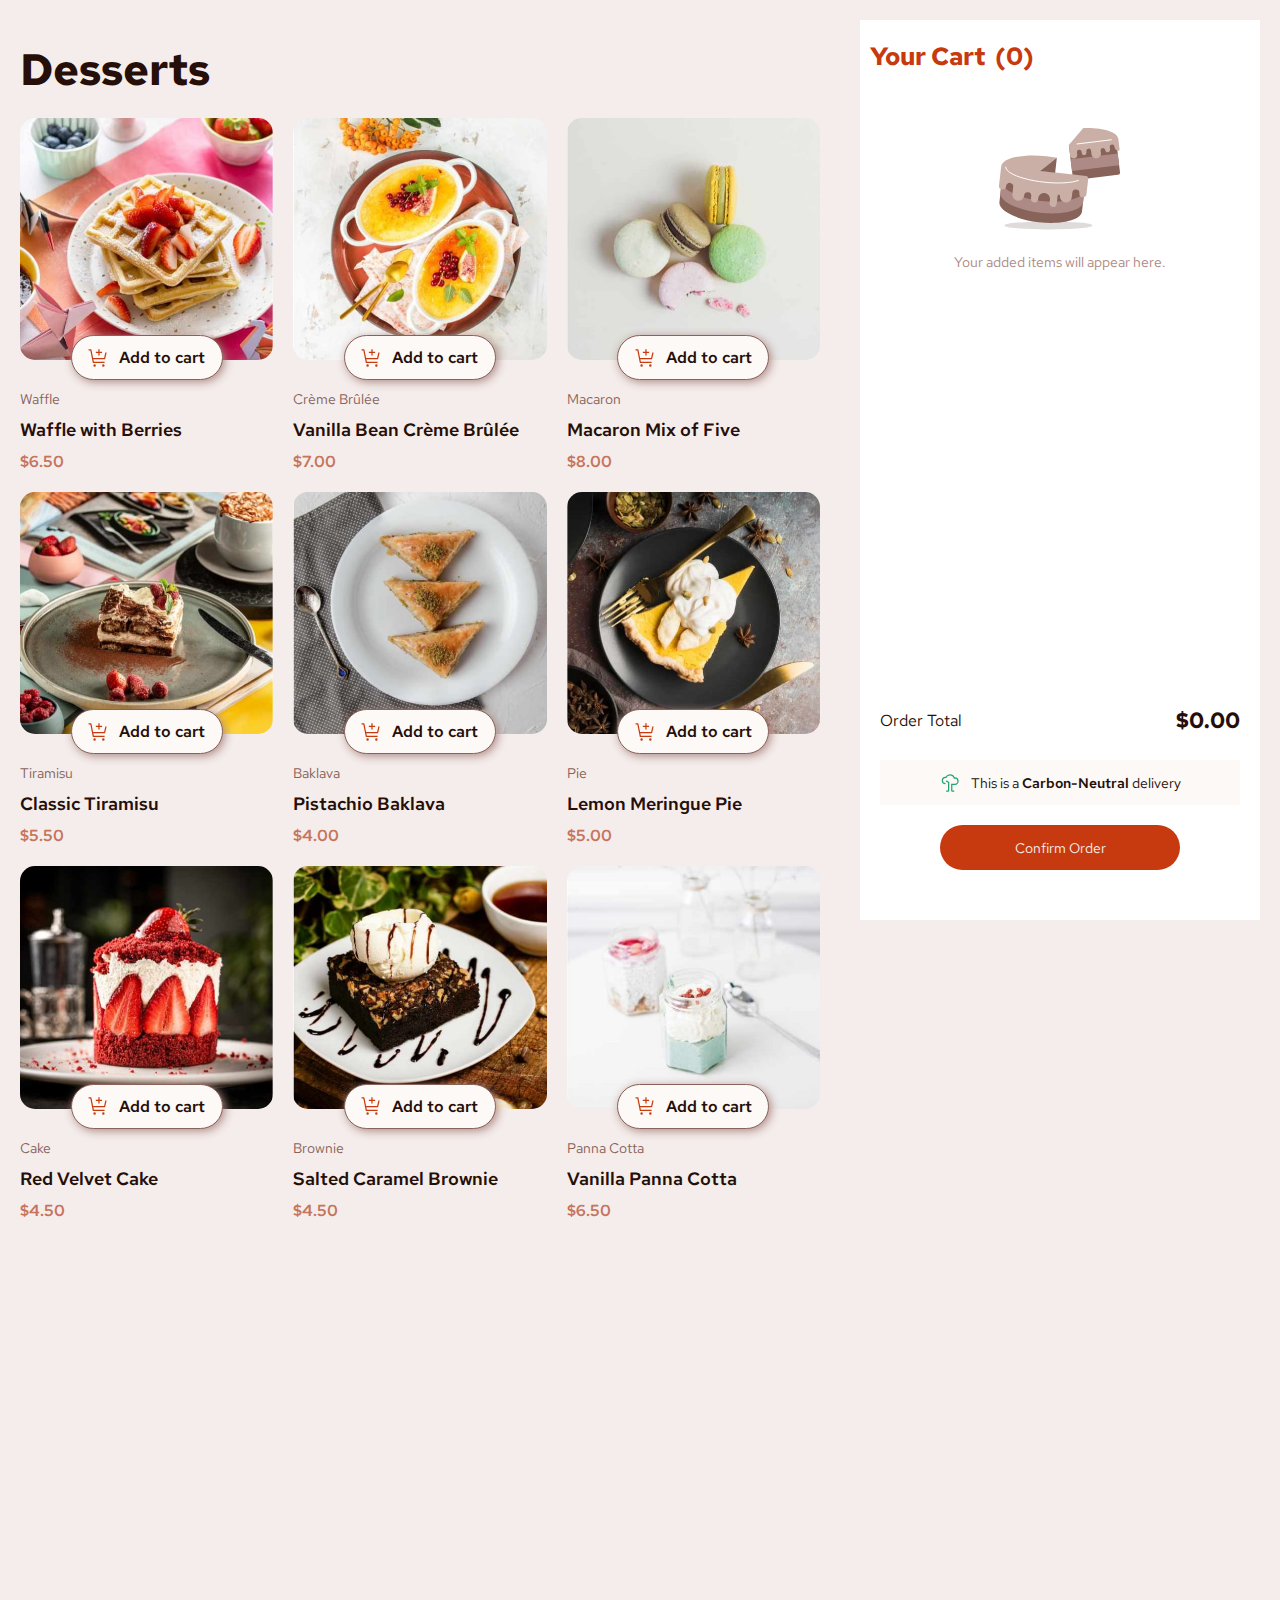
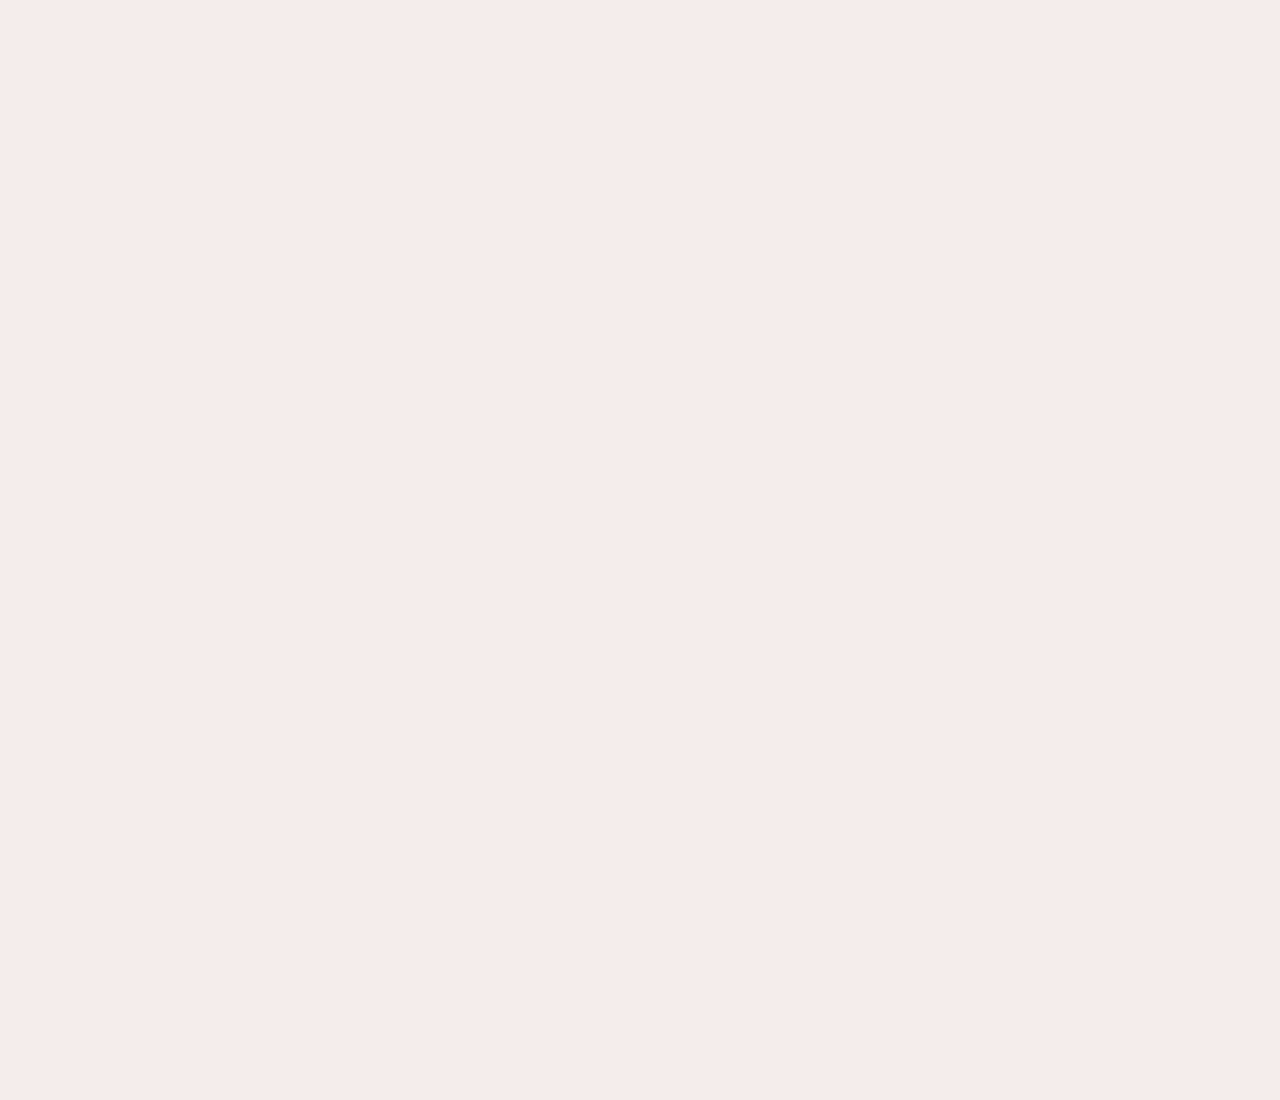
<file: desserts-cart/index.html>
<!DOCTYPE html>
<html lang="en">

<head>
  <meta charset="UTF-8">
  <meta name="viewport" content="width=device-width, initial-scale=1.0">
  <!-- 
  -- #PRIMARY META TAGS
   -->
  <title>Desserts</title>
  <meta name="title" content="Desserts">
  <meta name="description" content="This is a Product List Design -- Using HTML CSS & JavaScript">

  <!-- 
  -- #CUSTOM CSS LINK
   -->
  <link rel="stylesheet" href="./assets/css/style.css">

  <!-- 
  -- #GOOGLE FONT LINK
   -->
  <link rel="preconnect" href="https://fonts.googleapis.com">
  <link rel="preconnect" href="https://fonts.gstatic.com" crossorigin>
  <link href="https://fonts.googleapis.com/css2?family=Red+Hat+Text:ital,wght@0,300..700;1,300..700&display=swap"
    rel="stylesheet">

  <!-- 
    -- #CUSTOM JS LINK
     -->
  <script src="./assets/js/main.js" defer></script>

</head>

<body>


  <!-- MAIN -->

  <main>
    <article class="container hero__container">

      <!-- PRODUCT SECTION -->

      <section class="product" aria-label="product">
        <h1 class="section_title">Desserts</h1>

        <ul class="product_list" id="ProductList" data-product-list>


          <li class="product_card">

            <div class="card_banner">
              <figure class="img_holder" style="--width:502px; --height:480px;">
                <img src="./assets/images/image-waffle-desktop.jpg" width="502" height="480" alt="Waffle with Berries"
                  class="img_cover responsive_image">
              </figure>
              <button class="add_to_cart">
                <img src="./assets/images/icon-add-to-cart.svg" alt="" class="cart_icon">
                <span>Add to cart</span>
              </button>
            </div>


            <div class="card_content">
              <h2 class="category_name">Waffle</h2>
              <h1 class="card_title">Waffle with Berries</h1>
              <div class="card_price">$6.50</div>
            </div>

          </li>

        </ul>

      </section>

      <section class="cart">

        <h1 class="cart_title" data-cart-title>Your Cart <span class="count_quantity">(0)</span></h1>

        <ul class="cart_list" id="cartList" data-cart-list>
          <div class="empty_cart" style="display: flex;">
            <img src="./assets/images/illustration-empty-cart.svg" alt="">
            <span>Your added items will appear here.</span>
          </div>

        </ul>

        <div class="cart_bottom">

          <div class="bottom_wrapper">
            <div class="total_price-box">
              <h3>Order Total</h3>
              <h1 class="total_price" id="totalPrice">$0.00</h1>
            </div>
            <div class="delivery_text">
              <img src="./assets/images/icon-carbon-neutral.svg" alt="">
              <p>This is a <span style="color: var(--rose-900);"> Carbon-Neutral</span> delivery</p>
            </div>
          </div>
          <button class="comfirmed_btn">Confirm Order</button>
        </div>

      </section>

    </article>
  </main>

</body>

</html>
</file>
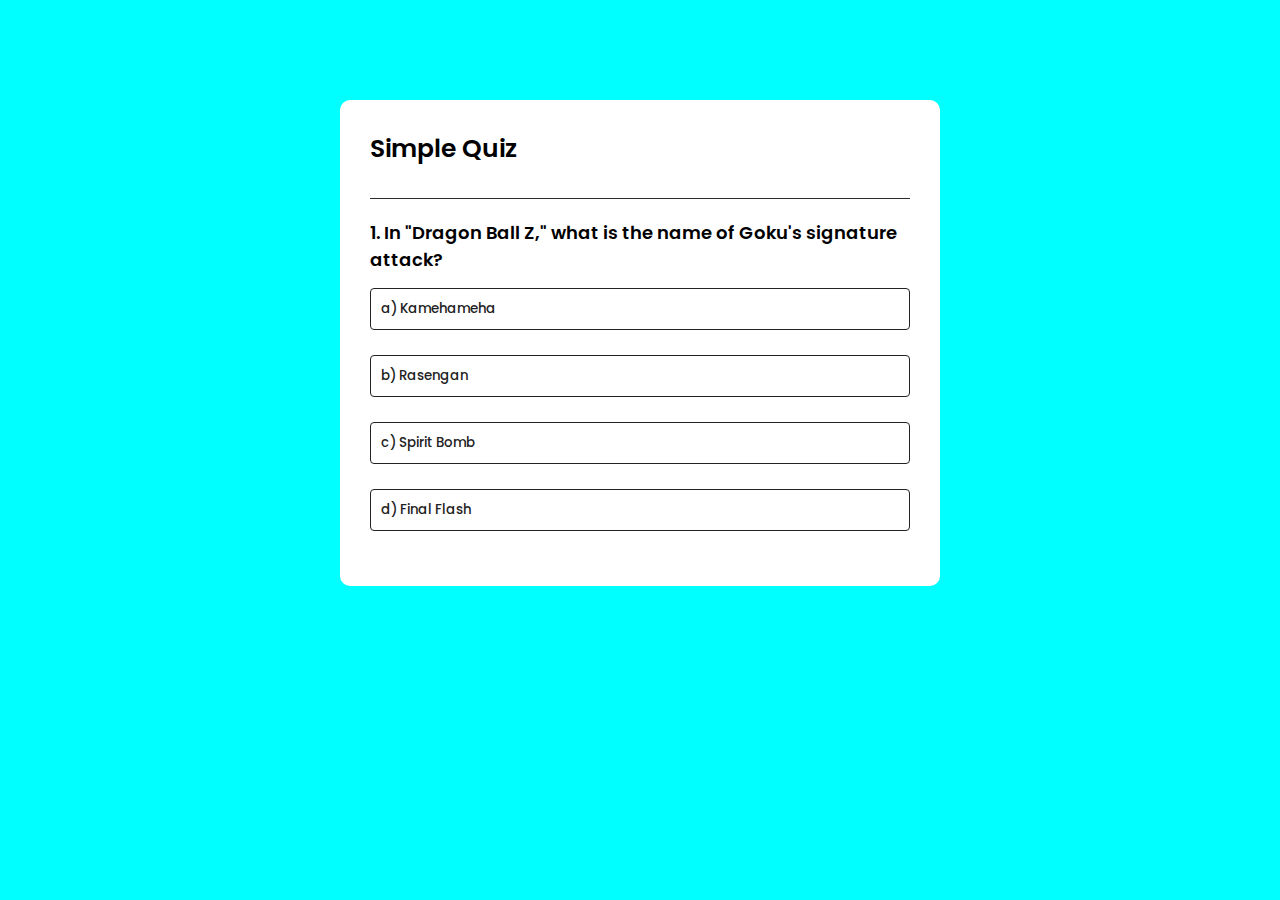
<file: quiz-app/index.html>
<!DOCTYPE html>
<html lang="en">
  <head>
    <meta charset="UTF-8" />
    <meta name="viewport" content="width=device-width, initial-scale=1.0" />
    <title>quiz app</title>
    <link rel="stylesheet" href="style.css" />
    <script src="main.js" defer="true"></script>
  </head>
  <body>
    <div class="quiz-app">
      <h1>Simple Quiz</h1>
      <div class="quiz">
        <h2 id="question">Question goen here</h2>
        <div id="answer-buttons">
          <button class="btn">taks 1</button>
          <button class="btn">task 2</button>
          <button class="btn">task 3</button>
          <button class="btn">task 4</button>
        </div>
        <button id="next-btn">Next</button>
      </div>
    </div>
  </body>
</html>
</file>
<file: desserts-cart/assets/css/style.css>
/* ========================= *\
    #STYLE.CSS
\* ========================= */



/* ========================= *\
    #CUSTOM PROPERTY
\* ========================= */

:root {

    /* COLORS */

    --red: hsl(14, 86%, 42%);
    --green: hsl(159, 69%, 38%);

    --Rose-50: hsl(20, 50%, 98%);
    --Rose-100: hsl(13, 31%, 94%);
    --Rose-300: hsl(14, 25%, 72%);
    --Rose-400: hsl(7, 20%, 60%);
    --Rose-500: hsl(12, 20%, 44%);
    --Rose-900: hsl(14, 65%, 9%);

    /* 
    ** TYPOGRAPHY
     */

    /* fontFamily */
    --ff-red-hat-text: "Red Hat Text", sans-serif;

    /* fontSize */
    --fontSize-1: 1rem;
    --fontSize-2: .9rem;
    --fontSize-3: .7rem;

    /* fontWeight */
    --fw-400: 400;
    --fw-600: 600;
    --fw-700: 700;
}


/* ========================= *\
    #RESET
\* ========================= */

*,
*::after,
*::before {
    margin: 0;
    padding: 0;
    box-sizing: border-box;
}

li {
    list-style: none;
}

a,
img,
span,
button,
select,
input {
    display: block;
}

img {
    height: auto;
}

button,
input {
    background-color: transparent;
    border: none;
    outline: none;
    font: inherit;
}

select {
    appearance: none;
}

a {
    text-decoration: none;
    color: inherit;
}

select {
    border: none;
}

button {
    cursor: pointer;
}

input,
select {
    width: 100%;
    font: inherit;
}

address {
    font-style: normal;
}

h1,
h2,
h3 {
    font: inherit;
    color: inherit;
}

html {
    scroll-behavior: smooth;
    font-size: 100%;
    font-family: var(--ff-red-hat-text);
}

body {
    background-color: var(--Rose-100);
    color: var(--Rose-900);
    overflow: hidden;
    font-size: 14px;
    font-weight: var(--fw-400);
    font-family: var(--ff-red-hat-text);
    height: 300vh;
}

body.loaded {
    overflow-y: auto;
}

/* SCROLLBAR STYLE */
::-webkit-scrollbar {
    width: 8px;
}

::-webkit-scrollbar-thumb {
    background-color: var(--Rose-500);
    border-radius: 8px;
}

::-webkit-scrollbar-track {
    background-color: var(--Rose-300);
}

::-webkit-scrollbar-thumb:hover {
    background-color: var(--Rose-900);
    cursor: pointer;
}

.container {
    padding-inline: 16px;
}


.img_holder {
    aspect-ratio: var(--width) / var(--height);
    width: calc(100%);
    background-color: var(--Rose-100);
    border-radius: 15px;
    overflow: hidden;
    display: block;
}

.img_holder .img_cover {
    width: 100%;
    height: 100%;
    object-fit: cover;
    display: block;
    transition: 500ms;
}

.img_holder .img_cover:is(:hover, :focus-within) {
    scale: 1.02;
}

.img_holder.active {
    border: 2px solid #A45234;
}

/* ========================= *\
    #PRODUCT SECTION
\* ========================= */
.hero__container {
    display: grid;
    gap: 50px;
}



.section_title {
    font-size: 44px;
    font-family: var(--ff-red-hat-text);
    font-weight: var(--fw-700);
    margin-block: 20px;
}


.card_banner {
    position: relative;
}

.add_to_cart {
    width: 100%;
    max-width: 60%;
    height: 45px;
    border-radius: 200px;
    background-color: var(--Rose-50);
    border: 1px solid var(--Rose-500);
    box-shadow: 2px 2px 10px var(--Rose-400);
    display: flex;
    align-items: center;
    justify-content: center;
    gap: 10px;
    position: absolute;
    bottom: -20px;
    left: 50%;
    transform: translateX(-50%);
    white-space: nowrap;
}

.add_to_cart span {
    font-size: 16px;
    font-weight: var(--fw-600);
    color: var(--Rose-900);
}

.card_content {
    padding-block-start: 30px;
    cursor: default;
}

.category_name {
    color: var(--Rose-500);
    padding-block-end: 10px;
}

.card_title {
    font-size: 18px;
    color: var(--Rose-900);
    font-weight: var(--fw-600);
    padding-block-end: 10px;
    cursor: pointer;
    transition: 400ms;
}

.card_title:hover {
    color: var(--Rose-500);
}

.card_price {
    color: #C6745C;
    font-weight: var(--fw-600);
    font-size: 16px;
}

.quantity_selector {
    background-color: var(--red);
    padding-inline: 20px;
    font-size: 18px;
    display: flex;
    align-items: center;
    justify-content: center;
    border: none;
}

.quantityInput {
    width: 40px;
    text-align: center;
    font-size: 1rem;
    border-radius: 5px;
    color: var(--Rose-100);
    pointer-events: none;
}

.quantity_btn {
    border: 1px solid var(--Rose-50);
    color: var(--Rose-100);
    height: 20px;
    width: 20px;
    display: inline-flex;
    align-items: center;
    justify-content: center;
    border-radius: 50%;
    font-size: 20px;

}

.quantity_btn:nth-child(1) {
    padding-bottom: 4px;
}

/* ========================= *\
    #CART TAB SECTION
\* ========================= */
.cart {
    width: 100%;
    height: 100vh;
    background-color: white;
    display: flex;
    flex-direction: column;
}

.cart_title {
    display: flex;
    align-items: center;
    justify-content: flex-start;
    font-size: 25px;
    font-weight: var(--fw-700);
    color: var(--red);
    gap: 10px;
    padding-block: 20px;
    padding-inline-start: 10px;

}

.empty_cart {
    width: 100%;
    min-height: 200px;
    display: flex;
    align-items: center;
    justify-content: center;
    flex-direction: column;
    gap: 10px;
}

.empty_cart span {
    color: var(--Rose-400);
}

.comfirmed_btn {
    width: 100%;
    height: 45px;
    max-width: 60%;
    background-color: var(--red);
    color: var(--Rose-100);
    border-radius: 200px;
    display: flex;
    align-items: center;
    justify-content: center;
    margin-inline: auto;
    margin-block-end: 30px;
}


.cart_bottom {
    margin-block-start: auto;
    margin-block-end: 20px;
}

.cart_bottom .bottom_wrapper {
    padding-inline: 20px;
}

.total_price-box {
    width: 100%;
    display: flex;
    align-items: center;
    justify-content: space-between;
    height: 40px;
    background-color: white;
}

.total_price-box h3 {
    font-size: 16px;
}

.total_price-box .total_price {
    font-size: 22px;
    font-weight: var(--fw-700);
    color: var(--Rose-900);
}

.delivery_text {
    margin-block: 20px;
    width: 100%;
    height: 45px;
    background-color: var(--Rose-50);
    display: flex;
    align-items: center;
    justify-content: center;
    gap: 10px;
}

.delivery_text span {
    display: inline;
    font-weight: var(--fw-600);
}

/* cart list */
.cart_list {
    display: flex;
    flex-direction: column;
    gap: 10px;
    overflow-y: auto;
}

.cart_list::-webkit-scrollbar {
    display: none;
}

.cart_item {
    width: 100%;
    display: flex;
    align-items: center;
    justify-content: space-between;
    padding: 10px 20px;
}

.cart_item:nth-child(even) {
    background-color: var(--Rose-50);
}

.item_details {
    display: flex;
    flex-direction: column;
}

.item_wrapper {
    display: flex;
    align-items: center;
    gap: 10px;
}

.cross_icon {
    width: 20px;
    height: 20px;
    border: 1px solid var(--Rose-500);
    border-radius: 50%;
    display: inline-flex;
    align-items: center;
    justify-content: center;
    cursor: pointer;
}

.cross_icon:active {
    background-color: var(--Rose-100);
}

.quantity_count {
    font-size: 18px;
    font-weight: var(--fw-600);
    color: var(--red);
}

.cart_price {
    font-size: 15px;
    color: var(--Rose-500);
    font-weight: var(--fw-400);
}

.cart_m_price {
    font-size: 15px;
    color: var(--Rose-500);
    font-weight: var(--fw-600);
}


/* ========================= *\
    #CONFIRMED SECTION
\* ========================= */


.hero__container {
    display: grid;
    grid-template-columns: 1fr;
    gap: 40px;
    padding: 20px;
}

.product_list {
    display: grid;
    grid-template-columns: 1fr;
    gap: 40px;
}

/* Tablets (600px to 1199px) */
@media screen and (min-width: 600px) and (max-width: 1199px) {
    .hero__container {
        grid-template-columns: 1fr;
        padding-inline: 40px;
    }

    .product_list {
        display: grid;
        grid-template-columns: 1fr 1fr;
        gap: 20px;
    }

    .cart {
        background-color: #f9f9f9;
        padding: 20px;
        border-radius: 8px;
        box-shadow: 0 4px 6px rgba(0, 0, 0, 0.1);
        margin-top: 20px;
    }

    .empty_cart {
        text-align: center;
    }

    .cart_list {
        list-style: none;
        padding: 0;
        margin: 0;
    }
}

/* Laptops (1200px and up) */
@media screen and (min-width: 1200px) {
    .container {
        width: 100%;
        max-width: 1440px;
        margin-inline: auto;
    }

    .hero__container {
        display: grid;
        grid-template-columns: 2fr 1fr;
        gap: 40px;
    }

    .product_list {
        display: grid;
        grid-template-columns: repeat(3, 1fr);
        gap: 20px;
    }

    .cart {
        height: 100vh;
    }
}
</file>
<file: quiz-app/style.css>
@import url("https://fonts.googleapis.com/css2?family=Poppins:ital,wght@0,100;0,200;0,300;0,400;0,500;0,600;0,700;0,800;0,900;1,100;1,200;1,300;1,400;1,500;1,600;1,700;1,800;1,900&display=swap");

* {
  margin: 0;
  padding: 0;
  box-sizing: border-box;
  font-family: "Poppins", sans-serif;
}
body {
  background-color: aqua;
}
.quiz-app {
  width: 90%;
  max-width: 600px;
  background-color: #fff;
  margin: 100px auto;
  border-radius: 10px;
  padding: 30px;
}
.quiz-app h1 {
  font-size: 25px;
  font-weight: 600;
  border-bottom: 1px solid #2c2b2b;
  padding-bottom: 30px;
}
.quiz {
  display: flex;
  align-items: start;
  justify-content: center;
  flex-direction: column;
  gap: 10px;
  padding: 20px 0;
}
#question {
  font-size: 18px;
  color: #000;
  font-weight: 600;
}
#answer-buttons {
  width: 100%;
  display: flex;
  flex-direction: column;
  gap: 15px;
}
.btn {
  background-color: #fff;
  color: #222;
  font-weight: 500;
  width: 100%;
  border: 1px solid #222;
  padding: 10px;
  margin: 5px 0;
  text-align: left;
  border-radius: 4px;
  cursor: pointer;
  transition: all 0.3s;
}
.btn:hover:not([disabled]) {
  background-color: #222;
  color: #fff;
}
.btn:disabled {
  cursor: no-drop;
}
#next-btn {
  background-color: #001e4d;
  color: #fff;
  font-weight: 500;
  width: 150px;
  border: none;
  padding: 10px;
  margin: 20px auto 0;
  border-radius: 4px;
  cursor: pointer;
  display: none;
}
.correct {
  background-color: #9aeabc;
}
.incorrect {
  background-color: #ff9393;
}
</file>
